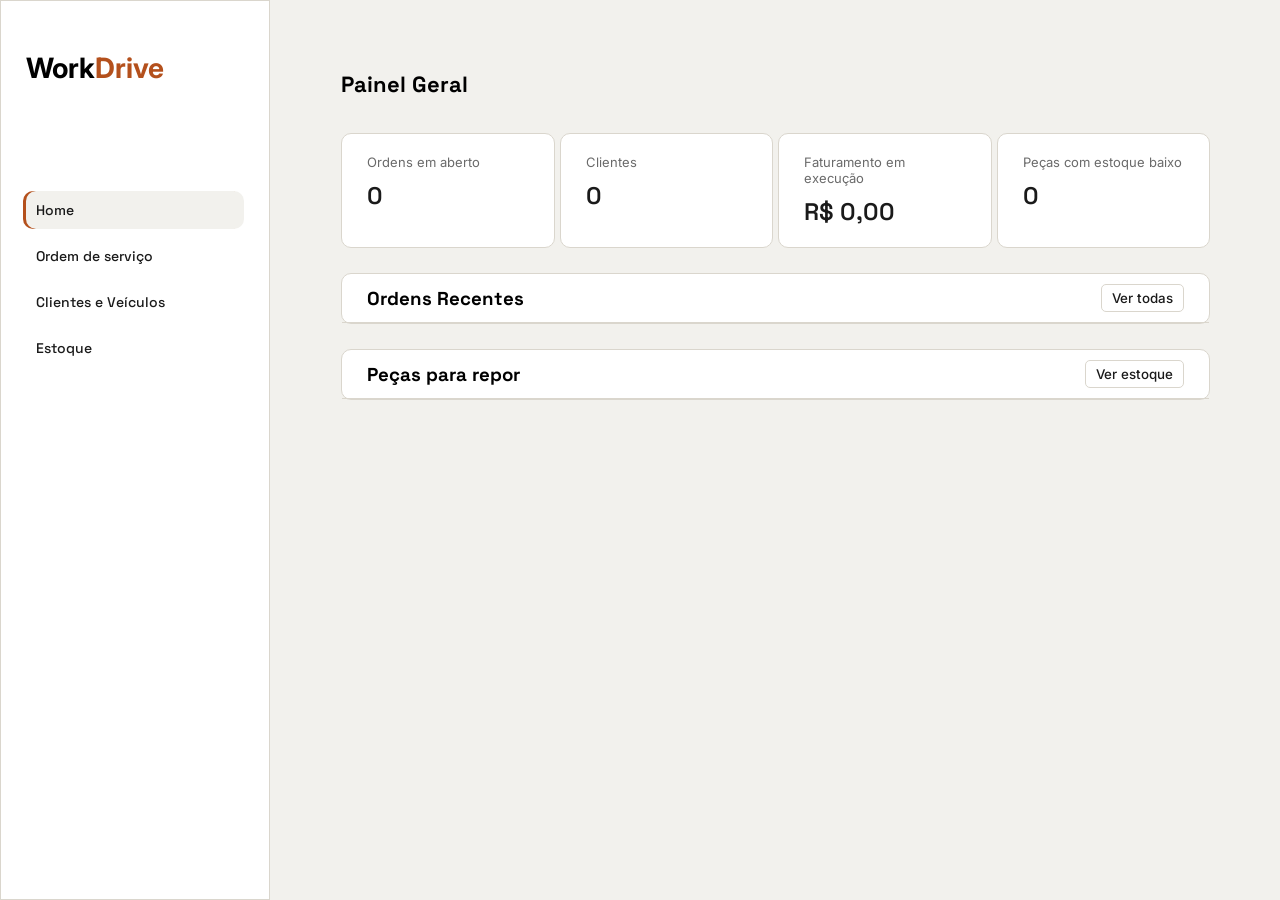
<file: index.html>
<!DOCTYPE html>
<html lang="pt-br">
<head>
    <meta charset="UTF-8">
    <meta name="viewport" content="width=device-width, initial-scale=1.0">
    <link rel="preconnect" href="https://fonts.googleapis.com">
    <link rel="preconnect" href="https://fonts.gstatic.com" crossorigin>
    <link href="https://fonts.googleapis.com/css2?family=Inter:ital,opsz,wght@0,14..32,100..900;1,14..32,100..900&family=Space+Grotesk:wght@300..700&display=swap" rel="stylesheet">
    <link rel="stylesheet" href="style/style.css">
    <title>WorkDrive - A solução para sua oficina</title>
</head>
<body>
    <aside class="sidebar-nav">
        <div class="nav-container">
            <div class="name"><h1>Work<span style="color: var(--color4);">Drive</span></h1></div>

            <div class="buttons-container">
                <button class="menu-item ativo" data-page="home">Home</button>
                <button class="menu-item" data-page="ordem">Ordem de serviço</button>
                <button class="menu-item" data-page="clientes">Clientes e Veículos</button>
                <button class="menu-item" data-page="estoque">Estoque</button>
            </div><!--CONTAINER NAVBAR-->
        </div><!--MAIN CONTAINER-->
    </aside><!--SIDEBAR NAV-->

    <section id="main-container">
        
    </section>

    <button class="menu-toggle" aria-label="Abrir menu">☰</button>

    <script src="script.js"></script>
    <script src="script/estoqueScript.js"></script>
    <script src="script/clientesScript.js"></script>
    <script src="script/ordemScript.js"></script>
    <script src="script/homeScript.js"></script>
</body>
</html>
</file>
<file: style/style.css>
/* VARIÁVEIS */
:root {
    --text-color: #1a1a1a;
    --text-color2: #6a6a6a;
    --color1: #f2f1ed;
    --color2: #fff;
    --color3: #f8f8f8;
    --color4: #b4501c;
    --border-color: #dad6cd;
}

/* BOOTING */

* {
    padding: 0;
    margin: 0;
    box-sizing: border-box;
}

body {
    width: 100vw;
    height: 100vh;
    background-color: var(--color1);
    overflow-x: hidden;
}

main {
    display: flex;
    flex-direction: column;
    gap: 25px;
}

.aceito {
    background-color: #e2e9e3;
    color: #3d6b45;
}

.andamento {
    background-color: #f4e5dd;
    color: #b4501c;
}

.negado {
    background-color: #f6d0d0;
    color: #871818;
}

.w25 {width: 25%;}
.w33 {width: 32%;}
.w50 {width: 49%;}
.w100 {width: 100%;}

.title {
    font-family: "Space Grotesk";
    font-size: 22px;
}

.box-content {
    background-color: white;
    border: 1px solid var(--border-color);
    padding: 20px 25px;
    border-radius: 10px;
    display: flex;
    flex-direction: column;
    gap: 10px;
}

/* PAINEL */

.panel {
    background-color: white;
    border: 1px solid var(--border-color);
    border-radius: 10px;
    display: flex;
    flex-direction: column;
    max-width: 100%;
}

.panel-head{
    border-bottom: 1px solid var(--border-color);
    display: flex;
    padding: 10px 25px;
    justify-content: space-between;
    align-items: center;
}

.panel-head > h3 {
    font-family: "Space Grotesk";
}

.panel-head > button {
    background-color: #fff;
    padding: 5px 10px;
    border-radius: 5px;
    border: 1px solid var(--border-color);
    font-family: "Inter";
    font-weight: 500;
    color: var(--text-color);
    cursor: pointer;
}

.panel-head > button:hover {
    background-color: var(--color4);
    color: white;
    transition: .2s;
}

.panel-row {
    display: flex;
    justify-content: space-between;
    align-items: center;
    padding: 15px 25px;
    border-bottom: 1px solid var(--border-color);
}

.ordem-container {
    display: flex;
    align-items: center;
    gap: 20px;
}

.ordem-status {
    font-family: "Inter";
    font-size: 10px;
    font-weight: 600;
    padding: 3px 10px;
    border-radius: 20px;
}

.ordem-info > h3 {
    font-family: "inter";
    font-weight: 600;
    font-size: 16px;
    color: var(--text-color);
}

.ordem-info > span {
    font-family: "Inter";
    font-weight: 300;
    font-size: 12px;
    color: var(--text-color2);
}

.valor-ordem {
    font-family: "Space Grotesk", sans-serif;
    color: var(--text-color);
    font-weight: 600;
    font-size: 14px;
}

.peca-falta {
    font-family: "Space Grotesk", sans-serif;
    font-weight: 600;
    font-size: 14px;
    padding: 5px 20px;
    border-radius: 5px;
}

.mensagem-vazia {
    font-family: "Inter", sans-serif;
    font-size: 12px;
    color: var(--text-color2);
}

/* SIDEBAR */

.sidebar-nav {
    width: 270px;
    height: 100%;
    background-color: #fff;
    border: 1px solid var(--border-color);
    display: flex;
    flex-direction: column;
    padding: 50px 25px;
    position: fixed;
}

.nav-container {
    height: 35%;
    display: flex;
    flex-direction: column;
    justify-content: space-between;
}

.buttons-container {
    height: 50%;
    display: flex;
    flex-direction: column;
    gap: 8px;
}

.nav-button {
    text-decoration: none;
    color: var(--text-color);
    font-size: 14px;
    font-weight: 500;
}

.menu-item {
    font-family: "Space Grotesk", sans-serif;
    padding: 10px 10px;
    border-radius: 10px;
    text-align: left;
    color: var(--text-color);
    font-size: 14px;
    font-weight: 500;
    border: 0;
    background-color: rgba(0, 0, 0, 0);
    cursor: pointer;
}

.menu-item:hover {
    background-color: var(--color3);
}

.name > h1 {
    font-family: "Inter";
    padding-bottom: 35px;
    font-size: 28px;
}

.ativo {
    background-color: var(--color1) !important;
    box-shadow: -3px 0px 0px 0px var(--color4);
}

/* CONTEÚDO */

#main-container {
    margin-left: 271px;
    padding: 70px;
    max-width: calc(100vw - 270px);
}

.results-section {
    display: flex;
    width: 100%;
    justify-content: space-between;
    gap: 5px;
}

.title-container {
    padding-bottom: 10px;
}

.box-content-title {
    font-size: 13px;
    font-family: "Inter";
    color: var(--text-color2);
}

.results {
    color: var(--text-color);
    font-size: 24px;
    font-weight: 600;
    font-family: "Space Grotesk", sans-serif;
}

/* CLIENTES E VEÍCULOS */

.client-name {
    font-family: "Inter", sans-serif;
    font-weight: 600;
    font-size: 14px;
    color: var(--text-color);
    margin-bottom: 2px;
}

.client-phone {
    color: var(--text-color2);
    font-family: "Inter";
    font-weight: 400;
    font-size: 12px;
}

.head-client-info {
    border-bottom: 1px solid var(--border-color);
    padding-bottom: 10px;
    display: flex;
    align-items: center;
    justify-content: space-between;
}

#client-page .box-content {
    display: flex;
}

.info-veiculo {
    display: flex;
    gap: 14px;
    align-items: center;
}

.placa {
    font-family: "Space Grotesk", sans-serif;
    font-size: 12px;
    background-color: var(--color1);
    color: var(--text-color2);
    padding: 4px 10px;
    border-radius: 5px;
}

.info-veiculo > span {
    font-family: "Space Grotesk", sans-serif;
    font-size: 14px;
    color: var(--text-color);
}

.info-opt {
    display: flex;
    gap: 10px;
}

.add-veiculo,
.del-client {
    background-color: var(--color1);
    border: 1px solid var(--border-color);
    padding: 3px 10px;
    border-radius: 7px;
    font-family: "Inter", sans-serif;
    color: var(--text-color2);
    font-size: 12px;
    cursor: pointer;
    font-weight: 600;
}

.add-veiculo:hover {
    transition: .2s;
    background-color: var(--color4);
    color: white;
}

.del-client:hover {
    transition: .2s;
    background-color: #c53939;
    color: #3c0c0c;
}

/* ESTOQUE */

.add-peca,
.add-ordem {
    width: 100%;
    display: flex;
    justify-content: end;
}

.add-peca button,
.add-ordem button {
    color: white;
    background-color: var(--color4);
    padding: 10px 20px;
    font-family: "Inter";
    border: none;
    border-radius: 10px;
    font-weight: 600;
    cursor: pointer;
}

.painel-estoque-head {
    display: flex;
    width: 100%;
    justify-content: space-between;
}

.painel-estoque-head > div {
    font-family: "Inter";
    font-size: 10px;
    font-weight: 600;
    color: var(--text-color);
}

.rw-peca {width: 33%;}
.rw-quant {width: 15%;}
.rw-min {width: 10%;}
.rw-preco {width: 15%;}
.rw-status {width: 12%;}
.rw-apagar {width: 10%;}

.rw-peca,
.rw-min,
.rw-preco {
    font-family: "inter";
    font-weight: 600;
    font-size: 12px;
    color: var(--text-color);
}

.rw-quant > input {
    width: 50%;
    border: none;
    padding: 3px 7px;
    border-radius: 7px;
    font-family: "inter";
    font-weight: 600;
    font-size: 12px;
    color: var(--text-color);
}

.rw-status > span {
    border-radius: 7px;
    padding: 3px 14px;
    font-family: "inter";
    font-weight: 600;
    font-size: 12px;
}

.rw-quant > input:focus {
    outline: 1px solid var(--border-color);
}


.panel-body .rw-apagar > button {
    background-color: #c53939;
    color: white;
    font-size: 12px;
    font-weight: 600;
    padding: 3px 7px;
    border-radius: 5px;
    border: none;
    cursor: pointer;
}

/* ORDEM */

.kanban {
    width: 100%;
    display: flex;
    gap: 8px;
}

.coluna {
    width: 100%;
}

.ordem-name-stat {
    color: var(--text-color);
    font-size: 11px;
    font-family: "Inter";
    font-weight: 600;
    padding-left: 15px;
}

.card-area {
    margin-top: 15px;
    border: 1px solid var(--border-color);
    border-radius: 10px;
    padding: 15px;
    display: flex;
    flex-direction: column;
    gap: 10px;
}

.card {
    background-color: white;
    width: 100%;
    padding: 15px;
    border-radius: 5px;
    border: 1px solid var(--border-color);
    display: flex;
    flex-direction: column;
    gap: 15px;
    justify-content: center;
}

.card-row-1,
.card-row-3 {
    display: flex;
    justify-content: space-between;
}

.ordem-codigo {
    font-family: "Space Grotesk";
    font-weight: 600;
    font-size: 10px;
    background-color: var(--color1);
    display: flex;
    align-items: center;
    padding: 2px 10px;
    border-radius: 3px;
    border: 1px solid var(--border-color);
    color: var(--text-color2);
}

.card-row-1 > button {
    cursor: pointer;
    color: white;
    font-size: 10px;
    background-color: #c53939;
    border: none;
    padding: 5px 10px;
    font-weight: 600;
    border-radius: 5px;
}

.nome-servico {
    font-size: 14px;
    font-family: "Space Grotesk";
    font-weight: 500;
    color: var(--text-color);
}

.client-info {
    font-weight: 400;
    font-family: "Space Grotesk";
    font-size: 12px;
    color: var(--text-color);
}

.preco {
    color: var(--color4);
    font-family: "Space Grotesk";
    font-size: 18px;
}

.opcoes {
    border: 1px solid var(--border-color);
    padding: 3px 10px;
    border-radius: 5px;
    font-family: "Space Grotesk";
    font-weight: 500;
    color: var(--text-color);
}

.opcoes:focus {
    outline: none;
}

/* MODAL */

.background-black {
    display: none;
    position: fixed;
    inset: 0;
    width: 100vw;
    height: 100vh;
    background-color: rgba(0,0,0, .6);
    transition: .2s;
}

.background-black.aberto {
    display: block;
}

#modal {
    position: absolute;
    background-color: white;
    padding: clamp(20px, 5vw, 40px) clamp(16px, 5vw, 30px);
    border-radius: 15px;
    border: 1px solid var(--border-color);
    position: absolute;
    top: 50%;
    left: 50%;
    transform: translate(-50%, -50%);
    width: min(350px, calc(100vw - 24px));
    max-height: calc(100vh - 24px);
    overflow-x: hidden;
    overflow-y: auto;
}

.modal-head {
    display: flex;
    justify-content: space-between;
    margin-bottom: 40px;
}

.modal-head > h3 {
    font-family: "Inter";
    font-weight: 600;
    font-size: 16px;
    color: var(--text-color);
}

/* FOMULARIOS */

#formulario {
    width: 100%;
    display: flex;
    flex-direction: column;
    gap: 5px;
}

#formulario > input,
#formulario > select {
    width: 100%;
    height: 40px;
    border-radius: 10px;
    border: 1px solid var(--border-color);
    padding: 5px 15px;
}

.form-opt {
    display: flex;
    gap: 15px;
    margin-top: 25px;
}

#form-save,
.form-save {
    padding: 10px 20px;
    background-color: var(--color4);
    color: white;
    font-family: "Space Grotesk";
    cursor: pointer;
    border: none;
    border-radius: 10px;
}

#form-cancel,
.form-cancel {
    padding: 10px 20px;
    background-color: white;
    color: var(--text-color2);
    font-family: "Space Grotesk";
    cursor: pointer;
    border: none;
    border-radius: 10px;
}

#form-cancel:hover,
.form-cancel:hover {
    color: #3c0c0c;
    background-color: #c53939;
    transition: .15s;
}

/* BOTÃO FLUTUANTE DO MENU */

.menu-toggle {
    display: none;
    margin-bottom: 15px;
    margin-right: 15px;
}

@media screen and (max-width: 769px) {
    .sidebar-nav {
        display: none;
        box-shadow: 4px 0 20px rgba(0, 0, 0, 0.12);
    }
    .sidebar-nav.aberta {
        display: flex;
    }
    .menu-toggle {
        display: flex;
        align-items: center;
        justify-content: center;
        position: fixed;
        right: 20px;
        bottom: 20px;
        width: 52px;
        height: 52px;
        border: none;
        border-radius: 50%;
        background-color: var(--color4);
        color: white;
        font-size: 22px;
        cursor: pointer;
        box-shadow: 0 4px 12px rgba(0, 0, 0, 0.25);
    }
    #main-container {
        margin-left: 0;
        max-width: 100vw;
        padding: 30px;
    }
    .results-section{
        flex-wrap: wrap;
    }
    .box-content.w25 {
        width: 49%;
    }
    .kanban {
        flex-direction: column;
        gap: 20px;
    }
}

@media screen and (max-width: 426px) {
    #main-container{padding: 20px;}
    .results-section{flex-wrap: wrap;}
    .box-content.w25 {width: 100%;}
    .panel-head {
        padding: 10px 15px;
    }
    .panel-row {
        padding: 15px;
        gap: 10px;
    }
    .ordem-container {
        flex-direction: column;
        align-items: flex-start;
        gap: 10px;
    }
    .head-client-info {
        flex-wrap: wrap;
        gap: 10px;
    }
    .rw-peca {width: 28%;}
    .rw-quant {width: 14%;}
    .rw-preco {width: 16%;}
    .rw-apagar {width: 14%;}
    .rw-peca,
    .rw-min,
    .rw-preco {
        font-size: 11px;
    }
    .rw-quant > input {
        width: 100%;
    }
    .rw-status > span {
        padding: 3px 8px;
    }
    .panel-body .rw-apagar > button {
        font-size: 10px;
        padding: 3px 5px;
    }
    .card-row-3 {
        flex-wrap: wrap;
        gap: 10px;
    }
    #modal {
        max-height: calc(100vh - 24px);
        border-radius: 12px;
    }
    .modal-head {
        margin-bottom: 24px;
    }
    .form-opt {
        flex-direction: column;
        gap: 10px;
        margin-top: 20px;
    }
    .form-opt > button {
        width: 100%;
    }
}
</file>
